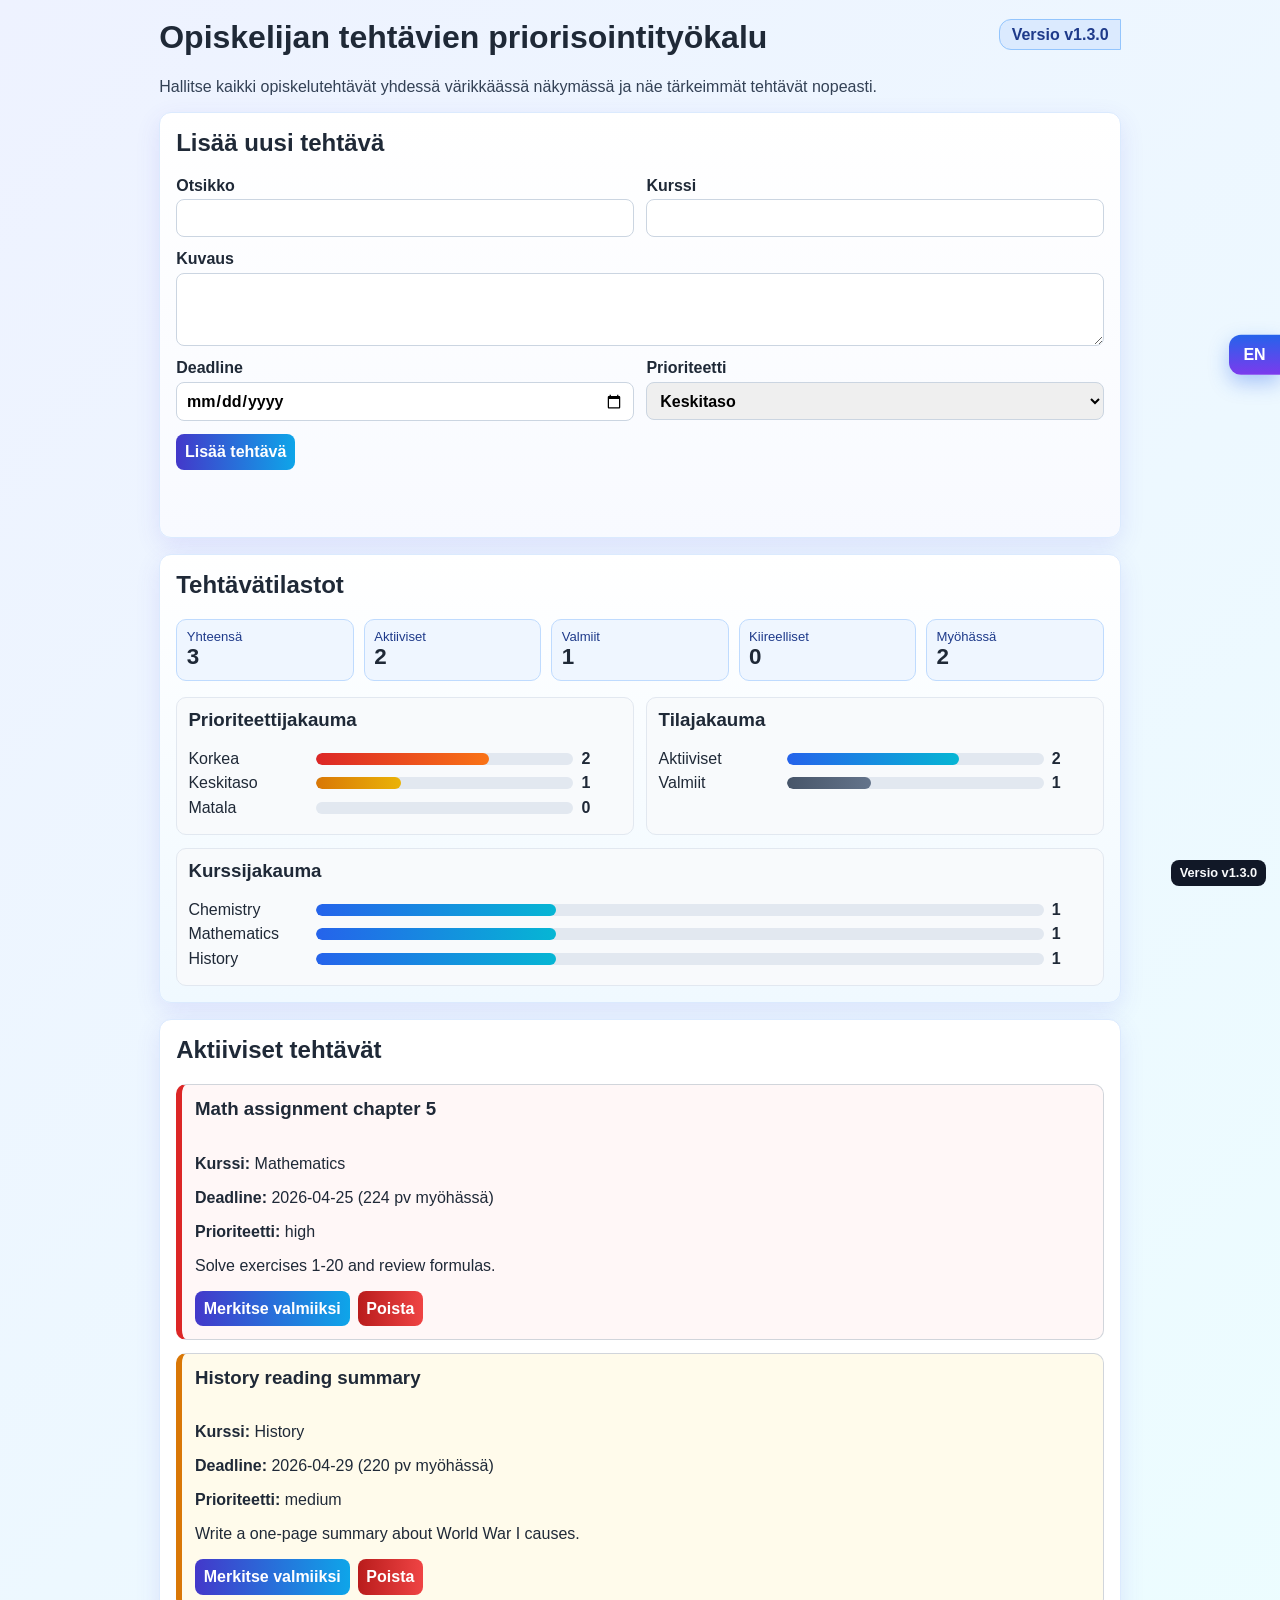
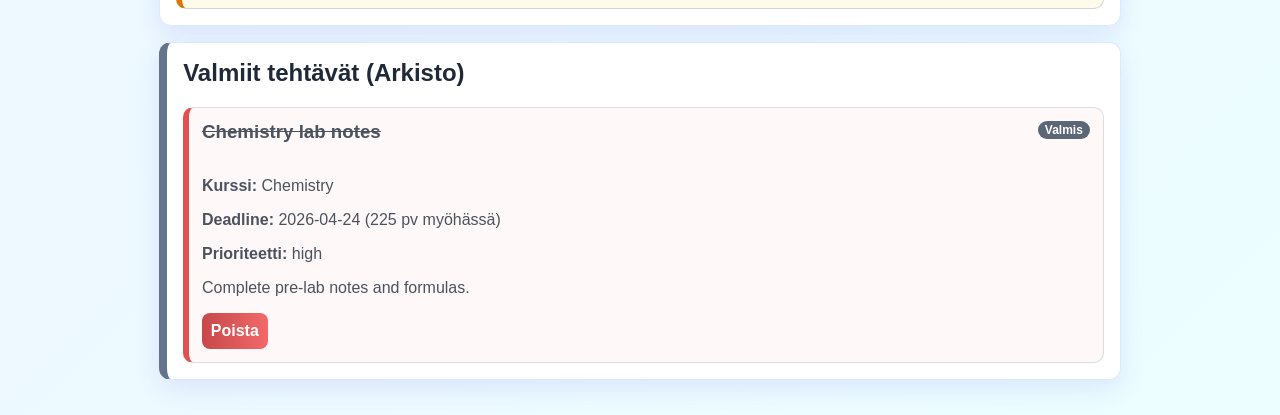
<file: index.html>
<!DOCTYPE html>
<html lang="fi">
  <head>
    <meta charset="UTF-8" />
    <meta name="viewport" content="width=device-width, initial-scale=1.0" />
    <title>Student Task Prioritization Tool</title>
    <link rel="stylesheet" href="static/style.css" />
  </head>
  <body>
    <button id="language-toggle" class="language-toggle" type="button">EN</button>

    <main class="container">
      <header class="top-header">
        <div>
          <h1 id="app-title"></h1>
          <p id="value-proposition" class="value-proposition"></p>
        </div>
        <span id="version-inline" class="version-inline"></span>
      </header>

      <section class="card colorful-card">
        <h2 id="add-task-title"></h2>
        <form id="task-form">
          <div class="grid">
            <label><span id="label-title"></span><input type="text" id="title" required /></label>
            <label><span id="label-course"></span><input type="text" id="course" required /></label>
            <label class="full-width"><span id="label-description"></span><textarea id="description" rows="3" required></textarea></label>
            <label><span id="label-deadline"></span><input type="date" id="deadline" required /></label>
            <label>
              <span id="label-priority"></span>
              <select id="priority" required>
                <option value="low" id="opt-low"></option>
                <option value="medium" id="opt-medium" selected></option>
                <option value="high" id="opt-high"></option>
              </select>
            </label>
          </div>
          <button type="submit" id="add-task-button"></button>
        </form>
        <p id="form-message" class="message" aria-live="polite"></p>
      </section>

      <section class="card stats-card">
        <h2 id="stats-title"></h2>
        <div id="stats" class="stats-grid"></div>
        <div class="charts-grid">
          <article class="mini-chart-card">
            <h3 id="priority-distribution-title"></h3>
            <div id="priority-chart"></div>
          </article>
          <article class="mini-chart-card">
            <h3 id="status-split-title"></h3>
            <div id="status-chart"></div>
          </article>
          <article class="mini-chart-card full-chart">
            <h3 id="course-distribution-title"></h3>
            <div id="course-chart"></div>
          </article>
        </div>
      </section>

      <section class="card">
        <h2 id="active-tasks-title"></h2>
        <div id="active-tasks" class="tasks"></div>
      </section>

      <section class="card completed-section">
        <h2 id="completed-tasks-title"></h2>
        <div id="completed-tasks" class="tasks"></div>
      </section>
    </main>

    <div id="version-badge" class="version-badge"></div>
    <script src="static/script.js"></script>
  </body>
</html>
</file>
<file: static/style.css>
:root {
  color-scheme: light;
  --bg1: #eef2ff;
  --bg2: #ecfeff;
  --card: #ffffff;
  --text: #1f2937;
}

* {
  box-sizing: border-box;
}

body {
  margin: 0;
  font-family: Arial, sans-serif;
  background: linear-gradient(135deg, var(--bg1), var(--bg2));
  color: var(--text);
}

.language-toggle {
  position: fixed;
  right: 0;
  top: 38%;
  transform: translateY(-50%);
  z-index: 10;
  border: none;
  border-radius: 12px 0 0 12px;
  padding: 0.7rem 0.9rem;
  color: white;
  font-weight: 700;
  cursor: pointer;
  background: linear-gradient(180deg, #2563eb, #7c3aed);
  box-shadow: 0 8px 20px rgba(37, 99, 235, 0.35);
}

.version-badge {
  position: fixed;
  right: 14px;
  bottom: 14px;
  z-index: 10;
  font-size: 0.8rem;
  font-weight: 700;
  background: #111827;
  color: #f9fafb;
  padding: 0.35rem 0.55rem;
  border-radius: 8px;
}

.container {
  max-width: 1000px;
  margin: 0 auto;
  padding: 1.2rem;
}


.top-header {
  display: flex;
  justify-content: space-between;
  align-items: start;
  gap: 0.8rem;
}

.version-inline {
  display: inline-block;
  background: #dbeafe;
  color: #1e3a8a;
  border: 1px solid #93c5fd;
  border-radius: 12px 0 0 12px;
  padding: 0.35rem 0.7rem;
  font-weight: 700;
  white-space: nowrap;
}
h1,
h2,
h3 { margin-top: 0; }

.value-proposition { margin-bottom: 1rem; color: #334155; }

.card {
  background: var(--card);
  border-radius: 12px;
  padding: 1rem;
  margin-bottom: 1rem;
  box-shadow: 0 8px 24px rgba(79, 70, 229, 0.12);
  border: 1px solid #dbeafe;
}

.colorful-card { background: linear-gradient(180deg, #ffffff, #f8faff); }
.stats-card { background: linear-gradient(180deg, #ffffff, #f0f9ff); }
.completed-section { border-left: 8px solid #64748b; }

.grid { display: grid; grid-template-columns: 1fr 1fr; gap: 0.8rem; }
.full-width { grid-column: 1 / -1; }

label { display: flex; flex-direction: column; gap: 0.3rem; font-weight: 600; }

input, select, textarea, button {
  font: inherit;
  padding: 0.55rem;
  border-radius: 8px;
  border: 1px solid #cbd5e1;
}

button {
  margin-top: 0.8rem;
  border: none;
  background: linear-gradient(90deg, #4338ca, #0ea5e9);
  color: white;
  font-weight: 700;
  cursor: pointer;
}

button:hover { opacity: 0.95; }
.message { min-height: 1.2rem; }

.stats-grid {
  display: grid;
  grid-template-columns: repeat(5, minmax(120px, 1fr));
  gap: 0.6rem;
  margin-bottom: 1rem;
}

.stat-item { background: #eff6ff; border: 1px solid #bfdbfe; border-radius: 10px; padding: 0.6rem; }
.stat-label { font-size: 0.82rem; color: #1e3a8a; }
.stat-value { font-size: 1.4rem; font-weight: 700; }

.charts-grid { display: grid; grid-template-columns: 1fr 1fr; gap: 0.8rem; }
.full-chart { grid-column: 1 / -1; }
.mini-chart-card { background: #f8fafc; border-radius: 10px; border: 1px solid #e2e8f0; padding: 0.7rem; }

.bar-row {
  display: grid;
  grid-template-columns: 120px 1fr 40px;
  align-items: center;
  gap: 0.5rem;
  margin: 0.4rem 0;
}

.bar-track { background: #e2e8f0; border-radius: 999px; height: 12px; overflow: hidden; }
.bar-fill { height: 100%; border-radius: inherit; }
.fill-high { background: linear-gradient(90deg, #dc2626, #f97316); }
.fill-medium { background: linear-gradient(90deg, #d97706, #eab308); }
.fill-low { background: linear-gradient(90deg, #059669, #10b981); }
.fill-active { background: linear-gradient(90deg, #2563eb, #06b6d4); }
.fill-completed { background: linear-gradient(90deg, #475569, #64748b); }

.tasks { display: flex; flex-direction: column; gap: 0.8rem; }
.task { border: 1px solid #d1d5db; border-left: 6px solid #6b7280; border-radius: 10px; padding: 0.8rem; background: #fcfcfd; }
.task.priority-high { border-left-color: #dc2626; background: #fff7f7; }
.task.priority-medium { border-left-color: #d97706; background: #fffbeb; }
.task.priority-low { border-left-color: #059669; background: #f0fdf4; }
.task.urgent { box-shadow: 0 0 0 2px #fecaca inset; }
.task.completed { opacity: 0.8; }
.task.completed .task-title { text-decoration: line-through; }

.task-header { display: flex; justify-content: space-between; align-items: flex-start; gap: 0.5rem; }
.badges { display: flex; gap: 0.4rem; flex-wrap: wrap; }
.badge { padding: 0.15rem 0.45rem; border-radius: 999px; font-size: 0.75rem; font-weight: 700; }
.badge.urgent { background: #dc2626; color: white; }
.badge.completed { background: #334155; color: white; }

.actions { display: flex; gap: 0.5rem; margin-top: 0.6rem; }
.actions button { margin-top: 0; }
.actions .delete { background: linear-gradient(90deg, #b91c1c, #ef4444); }

@media (max-width: 850px) {
  .top-header { flex-direction: column; }
  .grid, .charts-grid { grid-template-columns: 1fr; }
  .stats-grid { grid-template-columns: repeat(2, minmax(120px, 1fr)); }
  .language-toggle { top: auto; bottom: 60px; transform: none; }
}
</file>
